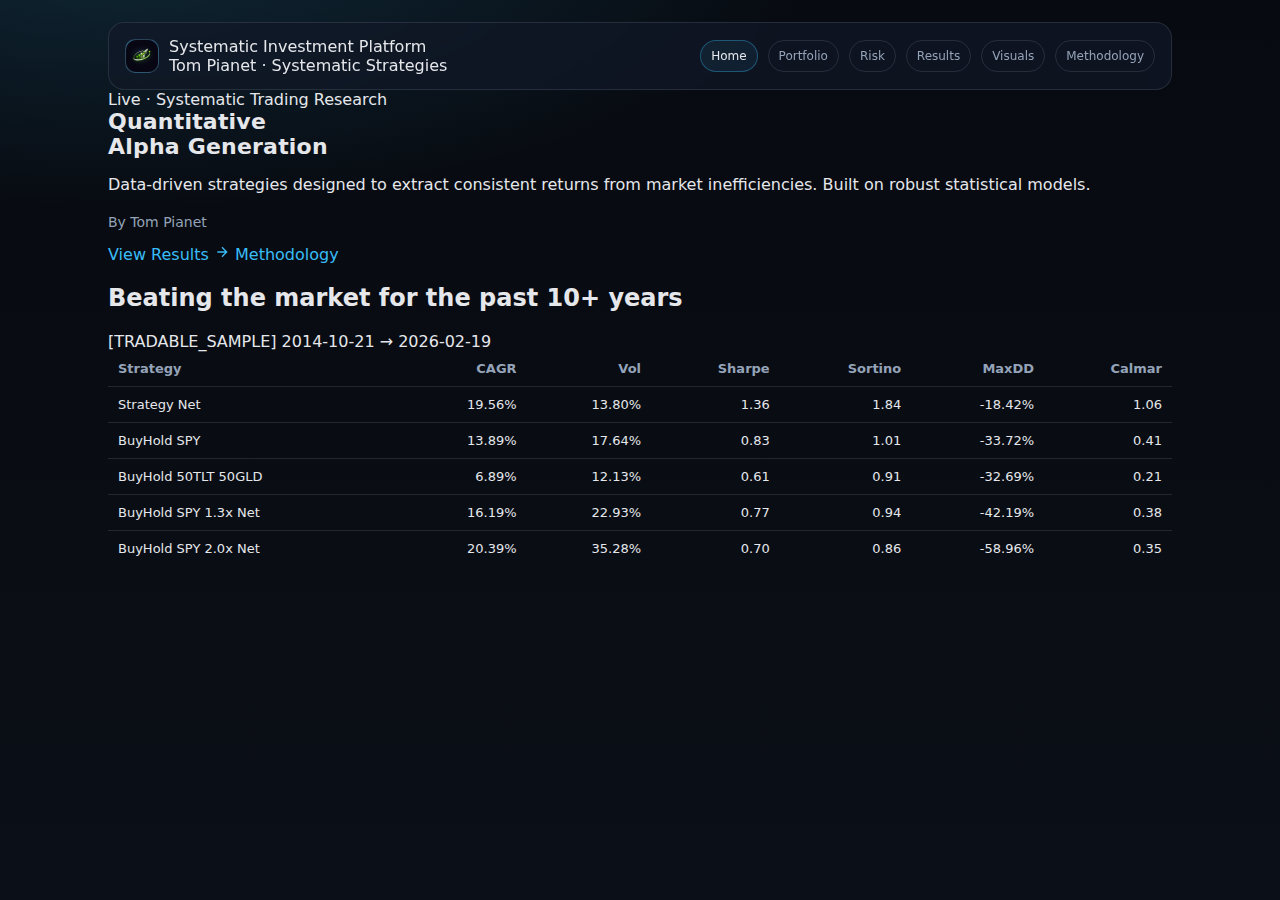
<file: docs/index.html>
<!doctype html>
<html lang="en">
<head>
  <meta charset="utf-8" />
  <meta name="viewport" content="width=device-width,initial-scale=1" />
  <title>SPY Strategy — Home</title>
  <link rel="stylesheet" href="assets/style.css">
</head>
<body>
  <div class="wrap">
    <nav class="nav">
      <div class="brand">
        <div class="logo"><img src="assets/images/logo.png" alt="SPY Strategy Logo" style="width: 100%; height: 100%; object-fit: contain; border-radius: 10px;"></div>
        <div>
          <div class="brandTitle">Systematic Investment Platform</div>
          <div class="brandSub">Tom Pianet · Systematic Strategies</div>
        </div>
      </div>
      <div class="navlinks">
        <a class="active" href="index.html">Home</a>
        <a href="portfolio.html">Portfolio</a>
        <a href="risk-management.html">Risk</a>
        <a href="results.html">Results</a>
        <a href="visuals.html">Visuals</a>
        <a href="methodology.html">Methodology</a>
      </div>
    </nav>

    <!-- Hero Section -->
    <section class="hero-section">
      <div class="hero-glow"></div>
      <div class="hero-content">
        <div class="hero-badge">
          <div class="hero-badge-dot"></div>
          <span class="hero-badge-text">Live · Systematic Trading Research</span>
        </div>

        <h1 class="hero-title">
          Quantitative
          <br />
          <span class="text-gradient-green">Alpha Generation</span>
        </h1>

        <p class="hero-description">
          Data-driven strategies designed to extract consistent returns from market inefficiencies. Built on robust statistical models.
        </p>

        <p class="hero-author" style="margin-top: 20px; color: var(--muted); font-size: 14px; font-weight: 500;">
          By Tom Pianet
        </p>

        <div class="hero-actions">
          <a href="results.html" class="btn-primary">
            View Results
            <svg class="icon-arrow" width="16" height="16" viewBox="0 0 24 24" fill="none" stroke="currentColor" stroke-width="2">
              <path d="M5 12h14M12 5l7 7-7 7"/>
            </svg>
          </a>
          <a href="methodology.html" class="btn-secondary">
            Methodology
          </a>
        </div>
      </div>
    </section>

    <!-- Performance Comparison Section -->
    <section class="performance-section">
      <div class="performance-container">
        <h2 class="performance-title">Beating the market for the past 10+ years</h2>
        <div class="performance-subtitle" id="performanceDateRange">[TRADABLE_SAMPLE] 2014-10-21 → 2026-02-19</div>
        
        <div class="performance-table-wrapper">
          <table class="performance-table">
            <thead>
              <tr>
                <th>Strategy</th>
                <th class="right">CAGR</th>
                <th class="right">Vol</th>
                <th class="right">Sharpe</th>
                <th class="right">Sortino</th>
                <th class="right">MaxDD</th>
                <th class="right">Calmar</th>
              </tr>
            </thead>
            <tbody id="performanceBody"></tbody>
          </table>
        </div>
      </div>
    </section>

  </div>

  <script type="module">
    const fmtPct = (x) => {
      const n = Number(x);
      if (!Number.isFinite(n)) return "—";
      return (n * 100).toFixed(2) + "%";
    };
    const fmtNum = (x) => {
      const n = Number(x);
      if (!Number.isFinite(n)) return "—";
      return n.toFixed(2);
    };
    const esc = (s) => String(s).replaceAll("_", " ");

    async function loadJSON(path){
      const r = await fetch(path, {cache:"no-store"});
      if(!r.ok) throw new Error("Cannot load " + path);
      return await r.json();
    }

    async function loadCSV(path){
      const r = await fetch(path, {cache:"no-store"});
      if(!r.ok) throw new Error("Cannot load " + path);
      const text = await r.text();
      const lines = text.trim().split(/\r?\n/).filter(l => l.trim());
      if(lines.length === 0) return {headers: [], rows: []};
      
      const headers = lines[0].split(",").map(h => h.trim());
      const rows = lines.slice(1).map(line => {
        const parts = line.split(",").map(p => p.trim());
        const obj = {};
        headers.forEach((h,i)=> {
          obj[h] = parts[i] || "";
        });
        return obj;
      });
      return {headers, rows};
    }

    function renderPerformance(rows){
      const order = [
        {name: "Strategy_Net", label: "Strategy_Net", highlight: true},
        {name: "BuyHold_SPY", label: "BuyHold_SPY", highlight: false},
        {name: "BuyHold_50TLT_50GLD", label: "BuyHold_50TLT_50GLD", highlight: false},
        {name: "BuyHold_SPY_1.3x_Net", label: "BuyHold_SPY_1.3x_Net", highlight: false},
        {name: "BuyHold_SPY_2.0x_Net", label: "BuyHold_SPY_2.0x_Net", highlight: false}
      ];

      const tradableRows = rows.filter(r => r.Block === "TRADABLE_SAMPLE");
      const tbody = document.getElementById("performanceBody");
      if(!tbody) return;
      
      tbody.innerHTML = "";

      order.forEach(item => {
        const r = tradableRows.find(x => x.Series === item.name);
        if(!r) return;

        const tr = document.createElement("tr");
        if(item.highlight) tr.classList.add("performance-highlight");
        
        tr.innerHTML = `
          <td class="mono">${esc(item.label)}</td>
          <td class="right mono">${fmtPct(r.CAGR)}</td>
          <td class="right mono">${fmtPct(r.Vol)}</td>
          <td class="right mono">${fmtNum(r.Sharpe)}</td>
          <td class="right mono">${fmtNum(r.Sortino)}</td>
          <td class="right mono">${fmtPct(r.MaxDD)}</td>
          <td class="right mono">${fmtNum(r.Calmar)}</td>
        `;
        tbody.appendChild(tr);
      });
    }

    async function main(){
      try {
        const metrics = await loadCSV("data/phase7_metrics_TURBO_BASE.csv");
        const rows = metrics.rows.map(r => ({
          Block: (r.Block || "").trim(),
          Series: (r.Series || "").trim(),
          CAGR: r.CAGR ? Number(r.CAGR) : null,
          Vol: r.Vol ? Number(r.Vol) : null,
          Sharpe: r.Sharpe ? Number(r.Sharpe) : null,
          Sortino: r.Sortino ? Number(r.Sortino) : null,
          MaxDD: r.MaxDD ? Number(r.MaxDD) : null,
          Calmar: r.Calmar ? Number(r.Calmar) : null
        }));

        renderPerformance(rows);
      } catch(err) {
        console.error("Error in main:", err);
      }
    }

    main().catch(err => {
      console.error("Fatal error:", err);
    });
  </script>
</body>
</html>
</file>
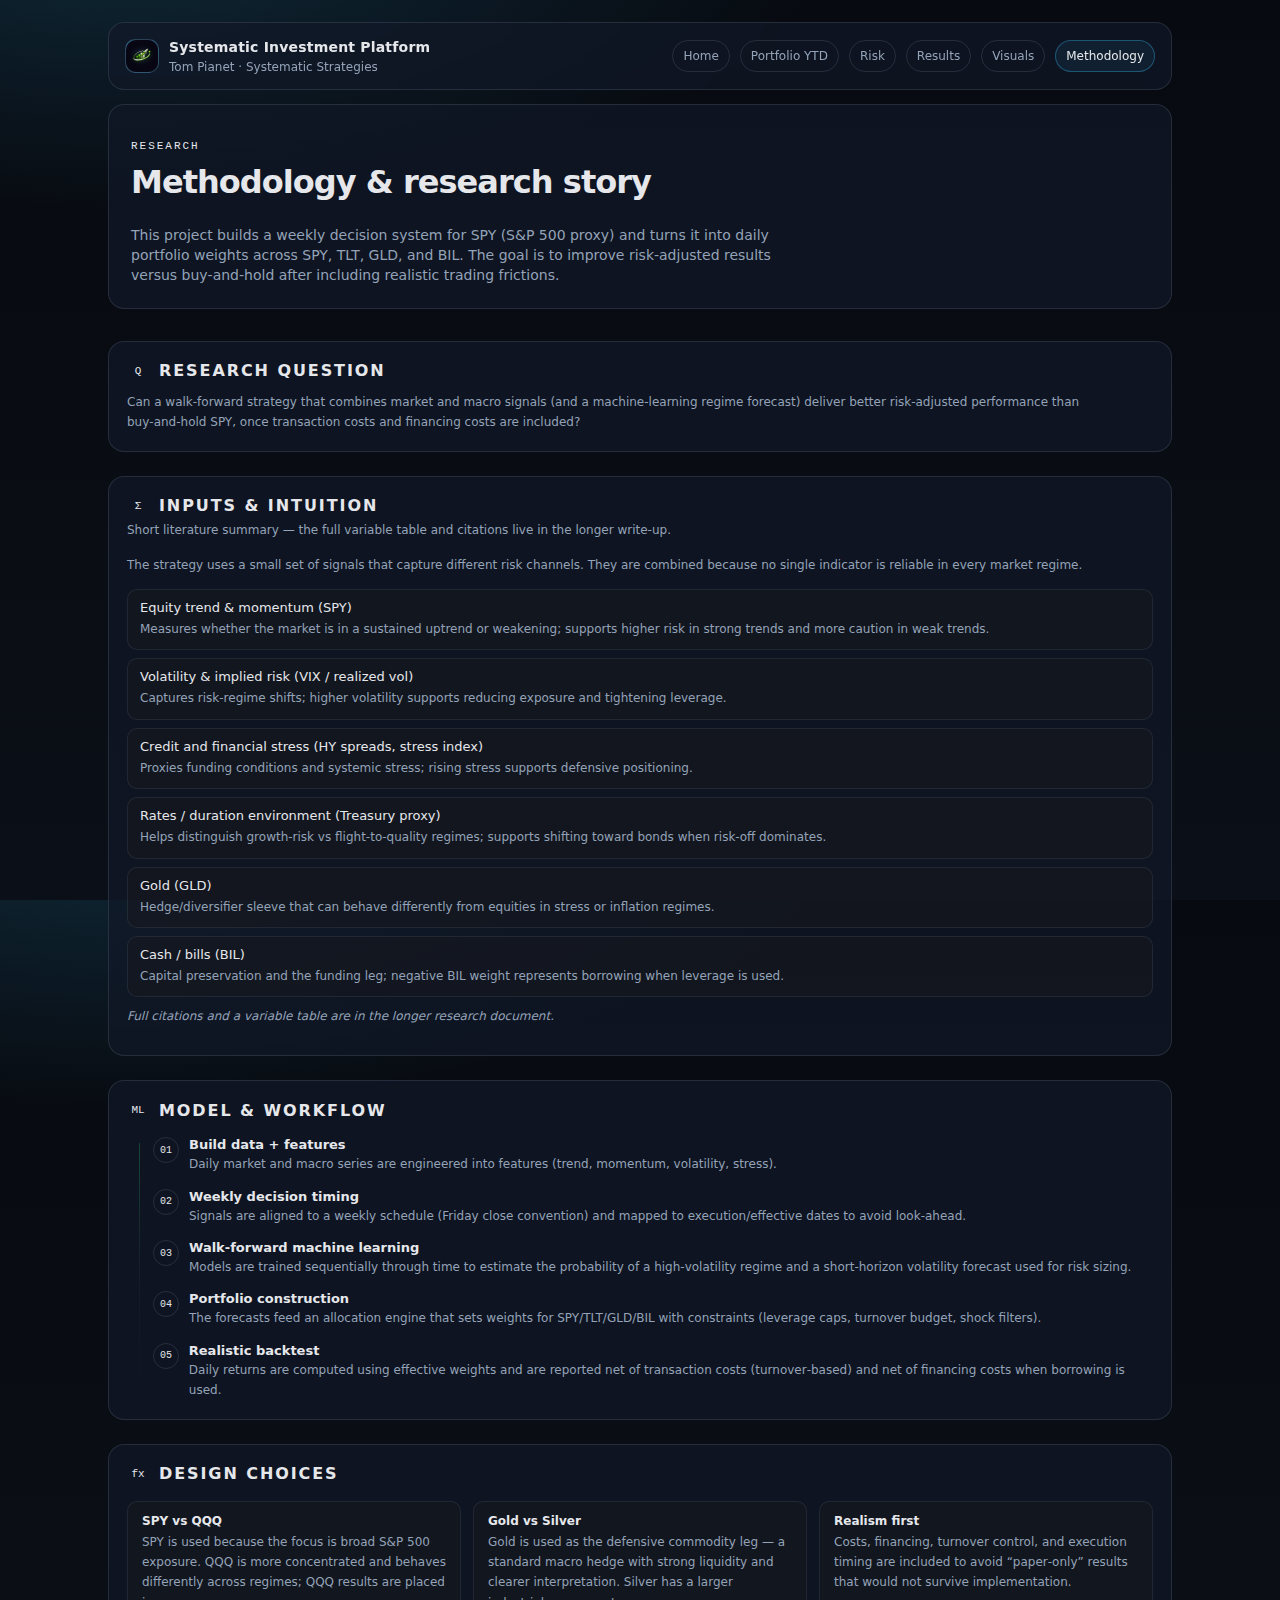
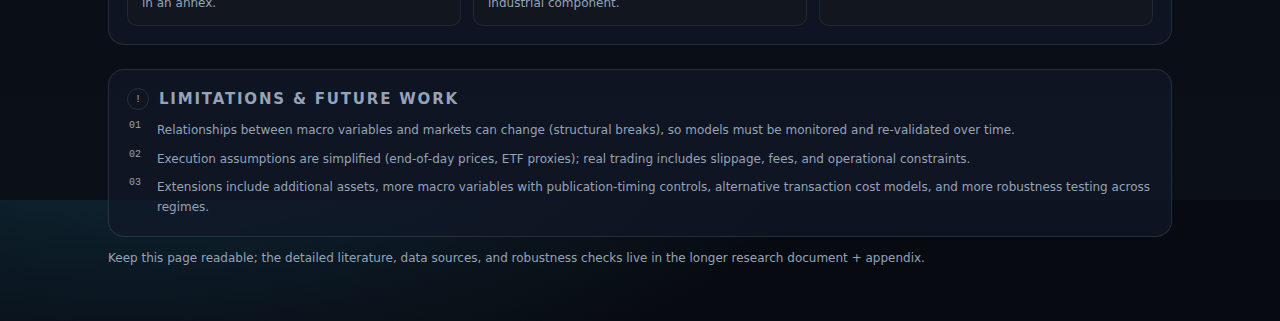
<file: docs/methodology.html>
<!doctype html>
<html lang="en">
<head>
  <meta charset="utf-8" />
  <meta name="viewport" content="width=device-width,initial-scale=1" />
  <title>SPY Strategy — Methodology</title>
  <link rel="stylesheet" href="assets/style.css">
</head>
<body>
  <div class="wrap grid-bg">
    <div class="nav">
      <div class="brand">
        <div class="logo"><img src="assets/images/logo.png" alt="SPY Strategy Logo" style="width: 100%; height: 100%; object-fit: contain; border-radius: 10px;"></div>
        <div>
          <b>Systematic Investment Platform</b><br>
          <span>Tom Pianet · Systematic Strategies</span>
        </div>
      </div>
      <div class="navlinks">
        <a href="index.html">Home</a>
        <a href="portfolio.html">Portfolio YTD</a>
        <a href="risk-management.html">Risk</a>
        <a href="results.html">Results</a>
        <a href="visuals.html">Visuals</a>
        <a class="active" href="methodology.html">Methodology</a>
      </div>
    </div>

    <!-- Hero -->
    <header class="header" style="margin-bottom: 32px;">
      <div>
        <p class="small" style="text-transform: uppercase; letter-spacing: 0.18em; font-size: 11px; font-family: 'JetBrains Mono', monospace; color: var(--accent-soft); margin-bottom: 8px;">
          Research
        </p>
        <h1 style="font-size: 32px; font-weight: 700; margin: 0 0 10px; letter-spacing: -0.03em; line-height: 1.2;">
          Methodology &amp; research story
        </h1>
        <div style="width: 40px; height: 2px; background: var(--accent-soft); border-radius: 999px; margin-bottom: 12px;"></div>
        <p class="subtitle" style="max-width: 640px;">
          This project builds a weekly decision system for SPY (S&amp;P 500 proxy) and turns it into daily portfolio weights
          across SPY, TLT, GLD, and BIL. The goal is to improve risk‑adjusted results versus buy‑and‑hold after including
          realistic trading frictions.
        </p>
      </div>
    </header>

    <!-- Research question -->
    <section class="card" style="margin-bottom: 24px;">
      <div style="display: flex; align-items: center; gap: 10px; margin-bottom: 10px;">
        <div style="width: 22px; height: 22px; border-radius: 999px; border: 1px solid var(--accent-soft); display: flex; align-items: center; justify-content: center; font-size: 11px; font-family: 'JetBrains Mono', monospace; color: var(--accent-soft);">
          Q
        </div>
        <h2 style="font-size: 16px; font-weight: 600; letter-spacing: 0.12em; text-transform: uppercase; margin: 0;">Research question</h2>
      </div>
      <p class="small" style="margin: 0; line-height: 1.7;">
        Can a walk‑forward strategy that combines market and macro signals (and a machine‑learning regime forecast) deliver better
        risk‑adjusted performance than buy‑and‑hold SPY, once transaction costs and financing costs are included?
      </p>
    </section>

    <!-- Inputs & intuition -->
    <section class="card" style="margin-bottom: 24px;">
      <div style="margin-bottom: 16px;">
        <div style="display: flex; align-items: center; gap: 10px; margin-bottom: 4px;">
          <div style="width: 22px; height: 22px; border-radius: 999px; border: 1px solid var(--accent-soft); display: flex; align-items: center; justify-content: center; font-size: 11px; font-family: 'JetBrains Mono', monospace; color: var(--accent-soft);">
            Σ
          </div>
          <h2 style="font-size: 16px; font-weight: 600; letter-spacing: 0.12em; text-transform: uppercase; margin: 0;">
            Inputs &amp; intuition
          </h2>
        </div>
        <p class="small" style="margin: 0; color: var(--muted);">
          Short literature summary — the full variable table and citations live in the longer write‑up.
        </p>
      </div>

      <p class="small" style="margin: 0 0 14px; line-height: 1.7;">
        The strategy uses a small set of signals that capture different risk channels. They are combined because no single
        indicator is reliable in every market regime.
      </p>

      <div style="display: flex; flex-direction: column; gap: 8px; margin-top: 6px;">
        <div class="card" style="margin: 0; padding: 10px 12px; background: hsl(220 18% 10% / 0.6); border-radius: 10px; border: 1px solid hsl(220 18% 20% / 0.7);">
          <p style="font-size: 13px; font-weight: 500; margin: 0 0 4px;">Equity trend &amp; momentum (SPY)</p>
          <p class="small" style="margin: 0; line-height: 1.7;">
            Measures whether the market is in a sustained uptrend or weakening; supports higher risk in strong trends and more
            caution in weak trends.
          </p>
        </div>
        <div class="card" style="margin: 0; padding: 10px 12px; background: hsl(220 18% 10% / 0.6); border-radius: 10px; border: 1px solid hsl(220 18% 20% / 0.7);">
          <p style="font-size: 13px; font-weight: 500; margin: 0 0 4px;">Volatility &amp; implied risk (VIX / realized vol)</p>
          <p class="small" style="margin: 0; line-height: 1.7;">
            Captures risk‑regime shifts; higher volatility supports reducing exposure and tightening leverage.
          </p>
        </div>
        <div class="card" style="margin: 0; padding: 10px 12px; background: hsl(220 18% 10% / 0.6); border-radius: 10px; border: 1px solid hsl(220 18% 20% / 0.7);">
          <p style="font-size: 13px; font-weight: 500; margin: 0 0 4px;">Credit and financial stress (HY spreads, stress index)</p>
          <p class="small" style="margin: 0; line-height: 1.7;">
            Proxies funding conditions and systemic stress; rising stress supports defensive positioning.
          </p>
        </div>
        <div class="card" style="margin: 0; padding: 10px 12px; background: hsl(220 18% 10% / 0.6); border-radius: 10px; border: 1px solid hsl(220 18% 20% / 0.7);">
          <p style="font-size: 13px; font-weight: 500; margin: 0 0 4px;">Rates / duration environment (Treasury proxy)</p>
          <p class="small" style="margin: 0; line-height: 1.7;">
            Helps distinguish growth‑risk vs flight‑to‑quality regimes; supports shifting toward bonds when risk‑off dominates.
          </p>
        </div>
        <div class="card" style="margin: 0; padding: 10px 12px; background: hsl(220 18% 10% / 0.6); border-radius: 10px; border: 1px solid hsl(220 18% 20% / 0.7);">
          <p style="font-size: 13px; font-weight: 500; margin: 0 0 4px;">Gold (GLD)</p>
          <p class="small" style="margin: 0; line-height: 1.7;">
            Hedge/diversifier sleeve that can behave differently from equities in stress or inflation regimes.
          </p>
        </div>
        <div class="card" style="margin: 0; padding: 10px 12px; background: hsl(220 18% 10% / 0.6); border-radius: 10px; border: 1px solid hsl(220 18% 20% / 0.7);">
          <p style="font-size: 13px; font-weight: 500; margin: 0 0 4px;">Cash / bills (BIL)</p>
          <p class="small" style="margin: 0; line-height: 1.7;">
            Capital preservation and the funding leg; negative BIL weight represents borrowing when leverage is used.
          </p>
        </div>
      </div>

      <p class="small" style="margin-top: 10px; color: var(--muted); font-style: italic;">
        Full citations and a variable table are in the longer research document.
      </p>
    </section>

    <!-- Model & workflow -->
    <section class="card" style="margin-bottom: 24px;">
      <div style="display: flex; align-items: center; gap: 10px; margin-bottom: 16px;">
        <div style="width: 22px; height: 22px; border-radius: 999px; border: 1px solid var(--accent-soft); display: flex; align-items: center; justify-content: center; font-size: 11px; font-family: 'JetBrains Mono', monospace; color: var(--accent-soft);">
          ML
        </div>
        <h2 style="font-size: 16px; font-weight: 600; letter-spacing: 0.12em; text-transform: uppercase; margin: 0;">Model &amp; workflow</h2>
      </div>

      <div style="position: relative; margin-left: 4px; padding-left: 22px;">
        <div style="position: absolute; left: 8px; top: 6px; bottom: 6px; width: 1px; background: linear-gradient(to bottom, hsl(142 72% 45% / 0.3), hsl(220 18% 25% / 0.2), transparent);"></div>
        <div style="display: flex; flex-direction: column; gap: 14px;">
          <div style="display: flex; gap: 10px; align-items: flex-start;">
            <div style="width: 26px; height: 26px; border-radius: 999px; border: 1px solid var(--border); display: flex; align-items: center; justify-content: center; font-size: 10px; font-family: 'JetBrains Mono', monospace; color: var(--accent-soft);">
              01
            </div>
            <div>
              <p style="font-size: 13px; font-weight: 600; margin: 0 0 2px;">Build data + features</p>
              <p class="small" style="margin: 0; line-height: 1.7;">
                Daily market and macro series are engineered into features (trend, momentum, volatility, stress).
              </p>
            </div>
          </div>
          <div style="display: flex; gap: 10px; align-items: flex-start;">
            <div style="width: 26px; height: 26px; border-radius: 999px; border: 1px solid var(--border); display: flex; align-items: center; justify-content: center; font-size: 10px; font-family: 'JetBrains Mono', monospace; color: var(--accent-soft);">
              02
            </div>
            <div>
              <p style="font-size: 13px; font-weight: 600; margin: 0 0 2px;">Weekly decision timing</p>
              <p class="small" style="margin: 0; line-height: 1.7;">
                Signals are aligned to a weekly schedule (Friday close convention) and mapped to execution/effective dates to avoid
                look‑ahead.
              </p>
            </div>
          </div>
          <div style="display: flex; gap: 10px; align-items: flex-start;">
            <div style="width: 26px; height: 26px; border-radius: 999px; border: 1px solid var(--border); display: flex; align-items: center; justify-content: center; font-size: 10px; font-family: 'JetBrains Mono', monospace; color: var(--accent-soft);">
              03
            </div>
            <div>
              <p style="font-size: 13px; font-weight: 600; margin: 0 0 2px;">Walk‑forward machine learning</p>
              <p class="small" style="margin: 0; line-height: 1.7;">
                Models are trained sequentially through time to estimate the probability of a high‑volatility regime and a short‑horizon
                volatility forecast used for risk sizing.
              </p>
            </div>
          </div>
          <div style="display: flex; gap: 10px; align-items: flex-start;">
            <div style="width: 26px; height: 26px; border-radius: 999px; border: 1px solid var(--border); display: flex; align-items: center; justify-content: center; font-size: 10px; font-family: 'JetBrains Mono', monospace; color: var(--accent-soft);">
              04
            </div>
            <div>
              <p style="font-size: 13px; font-weight: 600; margin: 0 0 2px;">Portfolio construction</p>
              <p class="small" style="margin: 0; line-height: 1.7;">
                The forecasts feed an allocation engine that sets weights for SPY/TLT/GLD/BIL with constraints (leverage caps, turnover
                budget, shock filters).
              </p>
            </div>
          </div>
          <div style="display: flex; gap: 10px; align-items: flex-start;">
            <div style="width: 26px; height: 26px; border-radius: 999px; border: 1px solid var(--border); display: flex; align-items: center; justify-content: center; font-size: 10px; font-family: 'JetBrains Mono', monospace; color: var(--accent-soft);">
              05
            </div>
            <div>
              <p style="font-size: 13px; font-weight: 600; margin: 0 0 2px;">Realistic backtest</p>
              <p class="small" style="margin: 0; line-height: 1.7;">
                Daily returns are computed using effective weights and are reported net of transaction costs (turnover‑based) and net
                of financing costs when borrowing is used.
              </p>
            </div>
          </div>
        </div>
      </div>
    </section>

    <!-- Design choices -->
    <section class="card" style="margin-bottom: 24px;">
      <div style="display: flex; align-items: center; gap: 10px; margin-bottom: 16px;">
        <div style="width: 22px; height: 22px; border-radius: 999px; border: 1px solid var(--accent-soft); display: flex; align-items: center; justify-content: center; font-size: 11px; font-family: 'JetBrains Mono', monospace; color: var(--accent-soft);">
          fx
        </div>
        <h2 style="font-size: 16px; font-weight: 600; letter-spacing: 0.12em; text-transform: uppercase; margin: 0;">Design choices</h2>
      </div>

      <div style="display: grid; grid-template-columns: repeat(auto-fit, minmax(180px, 1fr)); gap: 12px; margin-top: 4px;">
        <div class="card" style="margin: 0; padding: 12px 14px; background: hsl(220 18% 10% / 0.6); border-radius: 10px; border: 1px solid hsl(220 18% 20% / 0.7);">
          <p style="font-size: 12px; font-weight: 600; margin: 0 0 4px; color: var(--text);">SPY vs QQQ</p>
          <p class="small" style="margin: 0; line-height: 1.7;">
            SPY is used because the focus is broad S&amp;P 500 exposure. QQQ is more concentrated and behaves differently across regimes;
            QQQ results are placed in an annex.
          </p>
        </div>
        <div class="card" style="margin: 0; padding: 12px 14px; background: hsl(220 18% 10% / 0.6); border-radius: 10px; border: 1px solid hsl(220 18% 20% / 0.7);">
          <p style="font-size: 12px; font-weight: 600; margin: 0 0 4px; color: var(--text);">Gold vs Silver</p>
          <p class="small" style="margin: 0; line-height: 1.7;">
            Gold is used as the defensive commodity leg — a standard macro hedge with strong liquidity and clearer interpretation.
            Silver has a larger industrial component.
          </p>
        </div>
        <div class="card" style="margin: 0; padding: 12px 14px; background: hsl(220 18% 10% / 0.6); border-radius: 10px; border: 1px solid hsl(220 18% 20% / 0.7);">
          <p style="font-size: 12px; font-weight: 600; margin: 0 0 4px; color: var(--text);">Realism first</p>
          <p class="small" style="margin: 0; line-height: 1.7;">
            Costs, financing, turnover control, and execution timing are included to avoid “paper‑only” results that would not survive
            implementation.
          </p>
        </div>
      </div>
    </section>

    <!-- Limitations & future work -->
    <section class="card" style="margin-bottom: 12px;">
      <div style="display: flex; align-items: center; gap: 10px; margin-bottom: 10px;">
        <div style="width: 22px; height: 22px; border-radius: 999px; border: 1px solid var(--border); display: flex; align-items: center; justify-content: center; font-size: 11px; font-family: 'JetBrains Mono', monospace; color: var(--muted);">
          !
        </div>
        <h2 style="font-size: 15px; font-weight: 600; letter-spacing: 0.12em; text-transform: uppercase; margin: 0; color: var(--muted);">
          Limitations &amp; future work
        </h2>
      </div>

      <div style="display: flex; flex-direction: column; gap: 8px; margin-left: 2px;">
        <div style="display: flex; gap: 8px; align-items: flex-start;">
          <span style="font-size: 10px; font-family: 'JetBrains Mono', monospace; color: var(--muted); min-width: 20px;">01</span>
          <p class="small" style="margin: 0; line-height: 1.7;">
            Relationships between macro variables and markets can change (structural breaks), so models must be monitored and
            re‑validated over time.
          </p>
        </div>
        <div style="display: flex; gap: 8px; align-items: flex-start;">
          <span style="font-size: 10px; font-family: 'JetBrains Mono', monospace; color: var(--muted); min-width: 20px;">02</span>
          <p class="small" style="margin: 0; line-height: 1.7;">
            Execution assumptions are simplified (end‑of‑day prices, ETF proxies); real trading includes slippage, fees, and
            operational constraints.
          </p>
        </div>
        <div style="display: flex; gap: 8px; align-items: flex-start;">
          <span style="font-size: 10px; font-family: 'JetBrains Mono', monospace; color: var(--muted); min-width: 20px;">03</span>
          <p class="small" style="margin: 0; line-height: 1.7;">
            Extensions include additional assets, more macro variables with publication‑timing controls, alternative transaction cost
            models, and more robustness testing across regimes.
          </p>
        </div>
      </div>
    </section>

    <div class="footer">
      Keep this page readable; the detailed literature, data sources, and robustness checks live in the longer research document +
      appendix.
    </div>
  </div>

  <script type="module">
    import {setActiveNav} from "./assets/app.js";
    setActiveNav();
  </script>
</body>
</html>
</file>
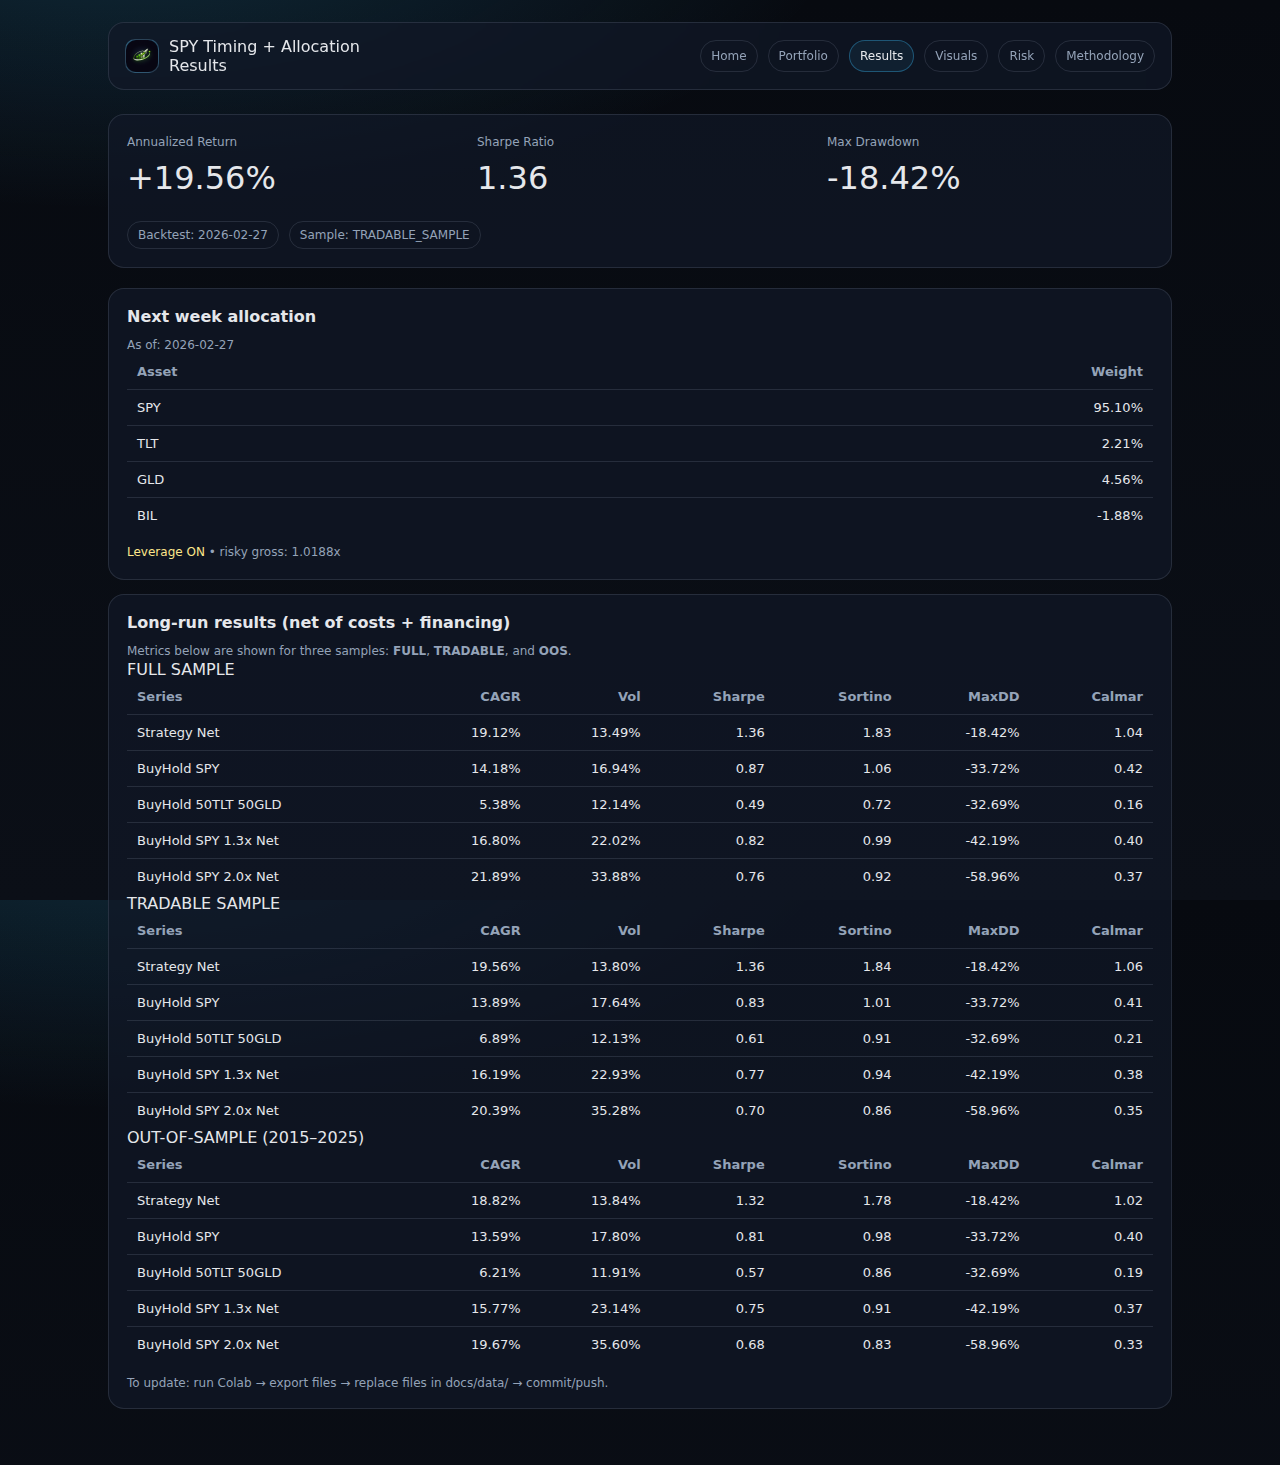
<file: docs/results.html>
<!doctype html>
<html lang="en">
<head>
  <meta charset="utf-8" />
  <meta name="viewport" content="width=device-width,initial-scale=1" />
  <title>SPY Strategy — Results</title>
  <link rel="stylesheet" href="assets/style.css">
</head>
<body>
  <div class="wrap">
    <nav class="nav">
      <div class="brand">
        <div class="logo"><img src="assets/images/logo.png" alt="SPY Strategy Logo" style="width: 100%; height: 100%; object-fit: contain; border-radius: 10px;"></div>
        <div>
          <div class="brandTitle">SPY Timing + Allocation</div>
          <div class="brandSub">Results</div>
        </div>
      </div>
      <div class="navlinks">
        <a href="index.html">Home</a>
        <a href="portfolio.html">Portfolio</a>
        <a class="active" href="results.html">Results</a>
        <a href="visuals.html">Visuals</a>
        <a href="risk-management.html">Risk</a>
        <a href="methodology.html">Methodology</a>
      </div>
    </nav>

    <!-- Key Stats Section -->
    <section class="card" style="margin-top: 24px;">
      <div style="display: grid; grid-template-columns: repeat(auto-fit, minmax(200px, 1fr)); gap: 24px; margin-bottom: 24px;">
        <div>
          <div class="small" style="margin-bottom: 8px; color: var(--muted);">Annualized Return</div>
          <div class="stat-value stat-value-green" id="statCAGR" style="font-size: 2rem;">—</div>
        </div>
        <div>
          <div class="small" style="margin-bottom: 8px; color: var(--muted);">Sharpe Ratio</div>
          <div class="stat-value stat-value-cyan" id="statSharpe" style="font-size: 2rem;">—</div>
        </div>
        <div>
          <div class="small" style="margin-bottom: 8px; color: var(--muted);">Max Drawdown</div>
          <div class="stat-value stat-value-red" id="statMaxDD" style="font-size: 2rem;">—</div>
        </div>
      </div>

      <div class="pills">
        <span class="pill" id="pillBacktest">Backtest: —</span>
        <span class="pill" id="pillSample">Sample: —</span>
      </div>
    </section>

    <section class="card" style="margin-top: 20px;">
      <h2>Next week allocation</h2>
      <div class="small" id="recoAsOf">As of: —</div>

      <div class="tableWrap">
        <table>
          <thead>
            <tr><th>Asset</th><th class="right">Weight</th></tr>
          </thead>
          <tbody id="weightsBody"></tbody>
        </table>
      </div>

      <div class="small" id="recoFlags" style="margin-top:10px"></div>
    </section>

    <section class="card" style="margin-top: 14px;">
      <h2>Long-run results (net of costs + financing)</h2>
      <div class="small">
        Metrics below are shown for three samples: <b>FULL</b>, <b>TRADABLE</b>, and <b>OOS</b>.
      </div>

      <div class="blockTitle">FULL SAMPLE</div>
      <div class="small" id="fullRange">—</div>
      <div class="tableWrap">
        <table>
          <thead>
            <tr>
              <th>Series</th>
              <th class="right">CAGR</th>
              <th class="right">Vol</th>
              <th class="right">Sharpe</th>
              <th class="right">Sortino</th>
              <th class="right">MaxDD</th>
              <th class="right">Calmar</th>
            </tr>
          </thead>
          <tbody id="fullBody"></tbody>
        </table>
      </div>

      <div class="blockTitle">TRADABLE SAMPLE</div>
      <div class="small" id="tradRange">—</div>
      <div class="tableWrap">
        <table>
          <thead>
            <tr>
              <th>Series</th>
              <th class="right">CAGR</th>
              <th class="right">Vol</th>
              <th class="right">Sharpe</th>
              <th class="right">Sortino</th>
              <th class="right">MaxDD</th>
              <th class="right">Calmar</th>
            </tr>
          </thead>
          <tbody id="tradBody"></tbody>
        </table>
      </div>

      <div class="blockTitle">OUT-OF-SAMPLE (2015–2025)</div>
      <div class="small" id="oosRange">—</div>
      <div class="tableWrap">
        <table>
          <thead>
            <tr>
              <th>Series</th>
              <th class="right">CAGR</th>
              <th class="right">Vol</th>
              <th class="right">Sharpe</th>
              <th class="right">Sortino</th>
              <th class="right">MaxDD</th>
              <th class="right">Calmar</th>
            </tr>
          </thead>
          <tbody id="oosBody"></tbody>
        </table>
      </div>

      <div class="footer muted">
        To update: run Colab → export files → replace files in <span class="mono">docs/data/</span> → commit/push.
      </div>
    </section>
  </div>

  <script type="module">
    const fmtPct = (x) => {
      const n = Number(x);
      if (!Number.isFinite(n)) return "—";
      return (n * 100).toFixed(2) + "%";
    };
    const fmtNum = (x) => {
      const n = Number(x);
      if (!Number.isFinite(n)) return "—";
      return n.toFixed(2);
    };
    const esc = (s) => String(s).replaceAll("_", " ");

    async function loadJSON(path){
      const r = await fetch(path, {cache:"no-store"});
      if(!r.ok) throw new Error("Cannot load " + path);
      return await r.json();
    }

    async function loadCSV(path){
      const r = await fetch(path, {cache:"no-store"});
      if(!r.ok) throw new Error("Cannot load " + path);
      const text = await r.text();
      const lines = text.trim().split(/\r?\n/).filter(l => l.trim());
      if(lines.length === 0) return {headers: [], rows: []};
      
      const headers = lines[0].split(",").map(h => h.trim());
      const rows = lines.slice(1).map(line => {
        const parts = line.split(",").map(p => p.trim());
        const obj = {};
        headers.forEach((h,i)=> {
          obj[h] = parts[i] || "";
        });
        return obj;
      });
      return {headers, rows};
    }

    function renderWeights(reco){
      document.getElementById("recoAsOf").textContent = "As of: " + (reco.as_of || "—");
      const w = reco.weights || {SPY:0,TLT:0,GLD:0,BIL:1};

      const body = document.getElementById("weightsBody");
      body.innerHTML = "";
      ["SPY","TLT","GLD","BIL"].forEach(a => {
        const tr = document.createElement("tr");
        tr.innerHTML = `
          <td class="mono">${a}</td>
          <td class="right mono">${(Number(w[a]) * 100).toFixed(2)}%</td>
        `;
        body.appendChild(tr);
      });

      const levOn = !!reco.leverage;
      const cls = levOn ? "tag warn" : "tag good";
      const risky = (reco.risky_gross !== undefined) ? Number(reco.risky_gross).toFixed(4) : "—";

      document.getElementById("recoFlags").innerHTML = `
        <span class="${cls}">${levOn ? "Leverage ON" : "Leverage OFF"}</span>
        <span class="muted"> • risky gross: <span class="mono">${risky}x</span></span>
      `;
    }

    function renderBlock(rows, blockName, tbodyId, rangeId){
      const order = [
        "Strategy_Net",
        "BuyHold_SPY",
        "BuyHold_50TLT_50GLD",
        "BuyHold_SPY_1.3x_Net",
        "BuyHold_SPY_2.0x_Net"
      ];

      const sub = rows.filter(r => r.Block === blockName);
      if(sub.length === 0) return;

      const rangeEl = document.getElementById(rangeId);
      if(rangeEl) rangeEl.textContent = "";

      const tbody = document.getElementById(tbodyId);
      if(!tbody) return;
      tbody.innerHTML = "";

      order.forEach(name => {
        const r = sub.find(x => x.Series === name);
        if(!r) return;

        const tr = document.createElement("tr");
        tr.innerHTML = `
          <td class="mono">${esc(name)}</td>
          <td class="right mono">${fmtPct(r.CAGR)}</td>
          <td class="right mono">${fmtPct(r.Vol)}</td>
          <td class="right mono">${fmtNum(r.Sharpe)}</td>
          <td class="right mono">${fmtNum(r.Sortino)}</td>
          <td class="right mono">${fmtPct(r.MaxDD)}</td>
          <td class="right mono">${fmtNum(r.Calmar)}</td>
        `;
        tbody.appendChild(tr);
      });
    }

    function renderStats(summary, metricsRows){
      const strategyMetrics = metricsRows.find(r => 
        r.Block === "TRADABLE_SAMPLE" && r.Series === "Strategy_Net"
      ) || summary?.Strategy_Net;

      if(strategyMetrics){
        const cagr = strategyMetrics.CAGR || summary?.Strategy_Net?.CAGR;
        document.getElementById("statCAGR").textContent = cagr ? 
          "+" + fmtPct(cagr) : "—";

        const sharpe = strategyMetrics.Sharpe || summary?.Strategy_Net?.Sharpe;
        document.getElementById("statSharpe").textContent = sharpe ? 
          fmtNum(sharpe) : "—";

        const maxdd = strategyMetrics.MaxDD || summary?.Strategy_Net?.MaxDD;
        document.getElementById("statMaxDD").textContent = maxdd ? 
          fmtPct(maxdd) : "—";
      }
    }

    async function main(){
      try {
        const latest = await loadJSON("data/latest.json");
        document.getElementById("pillBacktest").textContent =
          "Backtest: " + (latest.last_backtest_date || "—");
        document.getElementById("pillSample").textContent =
          "Sample: " + (latest.sample_used_for_metrics || "—");

        renderWeights(latest.recommendation || {});

        const metrics = await loadCSV("data/phase7_metrics_TURBO_BASE.csv");
        const rows = metrics.rows.map(r => ({
          Block: (r.Block || "").trim(),
          Series: (r.Series || "").trim(),
          CAGR: r.CAGR ? Number(r.CAGR) : null,
          Vol: r.Vol ? Number(r.Vol) : null,
          Sharpe: r.Sharpe ? Number(r.Sharpe) : null,
          Sortino: r.Sortino ? Number(r.Sortino) : null,
          MaxDD: r.MaxDD ? Number(r.MaxDD) : null,
          Calmar: r.Calmar ? Number(r.Calmar) : null
        }));

        renderStats(latest.summary, rows);
        renderBlock(rows, "FULL_SAMPLE", "fullBody", "fullRange");
        renderBlock(rows, "TRADABLE_SAMPLE", "tradBody", "tradRange");
        renderBlock(rows, "OOS_SAMPLE_2015_2025", "oosBody", "oosRange");
      } catch(err) {
        console.error("Error in main:", err);
      }
    }

    main().catch(err => {
      console.error("Fatal error:", err);
    });
  </script>
</body>
</html>
</file>
<file: docs/assets/style.css>
:root{
  --bg:#0b0f17; --card:#111827; --muted:#94a3b8; --text:#e5e7eb; --accent:#38bdf8;
  --border:rgba(148,163,184,.18);
  --good:#a7f3d0; --warn:#fde68a; --bad:#fca5a5;
}

*{box-sizing:border-box}
html,body{height:100%}
body{
  margin:0;
  font-family: ui-sans-serif, system-ui, -apple-system, Segoe UI, Roboto, Arial;
  background: radial-gradient(1200px 500px at 10% -10%, rgba(56,189,248,.18), transparent 60%),
              linear-gradient(180deg, #070a10, var(--bg));
  color:var(--text);
}

a{color:var(--accent); text-decoration:none}
a:hover{text-decoration:underline}

.wrap{max-width:1100px; margin:0 auto; padding:22px 18px 56px}

.nav{
  display:flex; align-items:center; justify-content:space-between; gap:14px; flex-wrap:wrap;
  padding:14px 16px; border:1px solid var(--border); border-radius:16px;
  background: rgba(17,24,39,.72);
  position:sticky; top:10px; backdrop-filter: blur(10px);
  z-index:10;
}
.brand{display:flex; align-items:center; gap:10px}
.logo{
  width:34px; height:34px; border-radius:10px;
  background: linear-gradient(145deg, rgba(56,189,248,.35), rgba(56,189,248,.08));
  border:1px solid var(--border);
}
.brand b{font-size:14px; letter-spacing:.2px}
.brand span{color:var(--muted); font-size:12px}

.navlinks{display:flex; gap:10px; flex-wrap:wrap}
.navlinks a{
  padding:8px 10px; border:1px solid var(--border); border-radius:999px;
  color:var(--muted); font-size:12px;
}
.navlinks a.active{color:var(--text); border-color: rgba(56,189,248,.35); background: rgba(56,189,248,.08)}

.header{
  margin-top:14px;
  padding:22px; border:1px solid var(--border); border-radius:16px;
  background: rgba(17,24,39,.72);
  display:flex; gap:18px; justify-content:space-between; flex-wrap:wrap;
}
h1{margin:0; font-size:22px; letter-spacing:.2px}
.subtitle{margin:6px 0 0; color:var(--muted); font-size:14px; line-height:1.45}

.pills{display:flex; gap:10px; flex-wrap:wrap; margin-top:10px}
.pill{
  display:inline-block; padding:6px 10px; border:1px solid var(--border);
  border-radius:999px; color:var(--muted); font-size:12px
}

.grid{display:grid; grid-template-columns:1fr; gap:14px; margin-top:14px}
@media(min-width:900px){ .grid{grid-template-columns:1.2fr .8fr} }

.card{
  padding:18px; border:1px solid var(--border); border-radius:16px;
  background: rgba(17,24,39,.72);
}
.card h2{margin:0 0 10px; font-size:16px}

.small{color:var(--muted); font-size:12px; line-height:1.5}
.row{display:flex; gap:12px; flex-wrap:wrap; align-items:center}

.kpis{display:grid; grid-template-columns:1fr; gap:10px}
@media(min-width:700px){ .kpis{grid-template-columns:repeat(4, 1fr)} }
.kpi{
  padding:12px; border:1px solid var(--border); border-radius:14px; background: rgba(9,12,18,.35);
}
.kpi .label{color:var(--muted); font-size:11px}
.kpi .value{margin-top:6px; font-size:16px; font-variant-numeric: tabular-nums}

table{width:100%; border-collapse:collapse; overflow:hidden; border-radius:12px}
th,td{padding:10px 10px; border-bottom:1px solid var(--border); text-align:left; font-size:13px}
th{color:var(--muted); font-weight:600}
tr:last-child td{border-bottom:none}
.right{text-align:right}
.mono{font-variant-numeric: tabular-nums}

.good{color:var(--good)}
.warn{color:var(--warn)}
.bad{color:var(--bad)}

.imgrow{display:grid; grid-template-columns:1fr; gap:10px}
@media(min-width:900px){ .imgrow{grid-template-columns:1fr 1fr} }
.img{
  width:100%; border-radius:14px; border:1px solid var(--border);
  background:#0a0e15;
}

.footer{margin-top:14px; color:var(--muted); font-size:12px}
hr.sep{border:none; border-top:1px solid var(--border); margin:12px 0}
</file>
